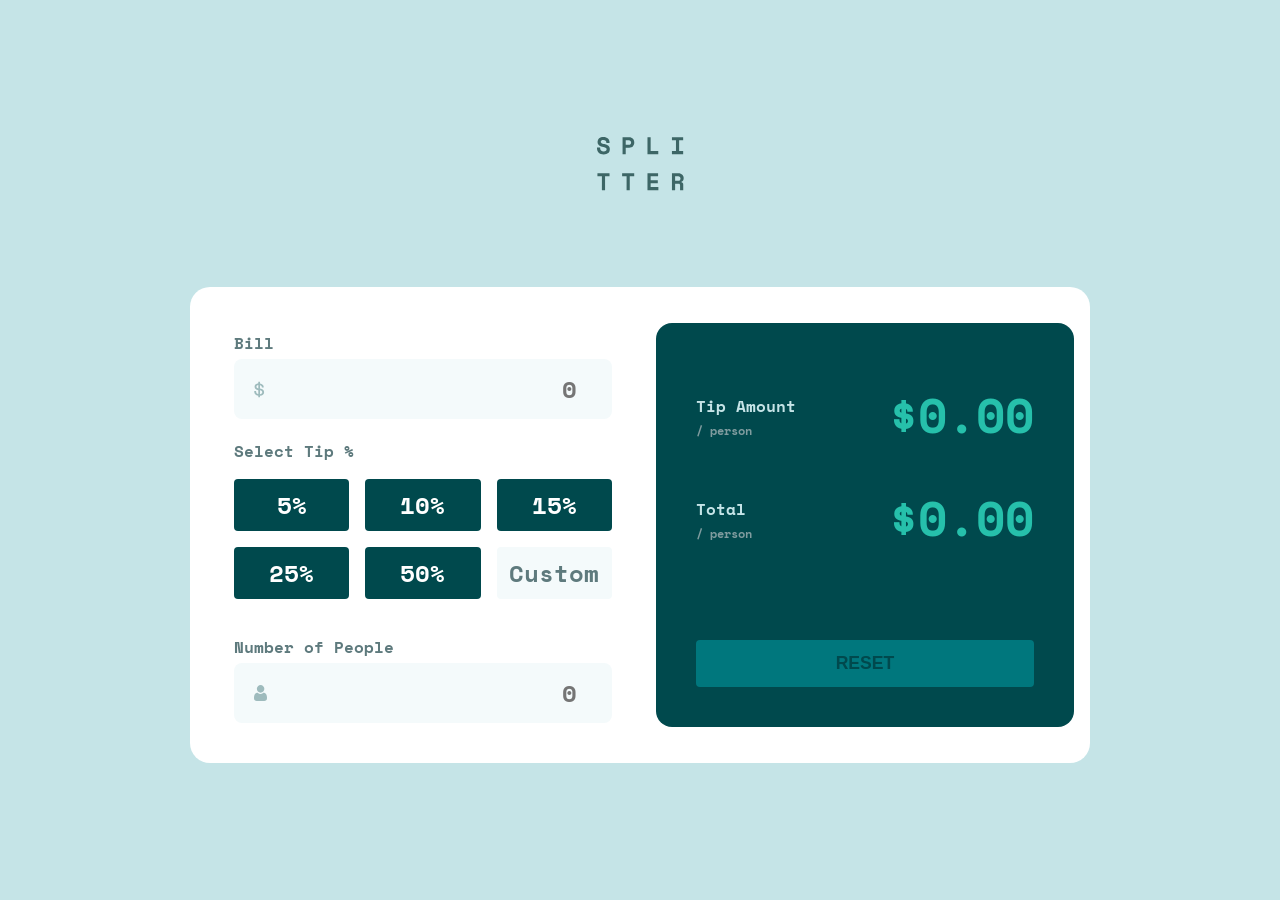
<file: index.html>
<!DOCTYPE html>
<html lang="en">

<head>
  <meta charset="UTF-8">
  <meta name="viewport" content="width=device-width, initial-scale=1.0">
  <!-- displays site properly based on user's device -->

  <link rel="icon" type="image/png" sizes="32x32" href="./images/favicon-32x32.png">
  <link rel="preconnect" href="https://fonts.googleapis.com">
  <link rel="preconnect" href="https://fonts.gstatic.com" crossorigin>
  <link href="https://fonts.googleapis.com/css2?family=Space+Mono:ital,wght@0,400;0,700;1,400;1,700&display=swap"
    rel="stylesheet">
  <link rel="stylesheet" href="style.css">

  <title>Frontend Mentor | Tip calculator app</title>
</head>

<body>
  <img src="images/logo.svg" alt="Logo image" class="logo">
  <main class="container">
    <section class="inputData">
      <h2>Bill</h2>
      <form>
        <div class="input-box">
          <img src="images/icon-dollar.svg">
          <input class="billInput" type="number" placeholder="0">
        </div>

        <div class="select-tip">
          <h2>Select Tip %</h2>
          <div class="buttons">
            <button>5%</button>
            <button>10%</button>
            <button>15%</button>
            <button>25%</button>
            <button>50%</button>
            <button class="customBtn">Custom</button>
          </div>
        </div>

        <div class="numberOfPeople">
          <div class="label">
            <h2>Number of People</h2>
            <span class="error">Can't be zero</span>
          </div>
          <div class="input-box">
            <img src="images/icon-person.svg">
            <input class="numberOfPeopleInput" type="number" placeholder="0">
          </div>
        </div>
      </form>
    </section>

    <section class="tipCalculation">
      <div class="tip-data">
        <div class="headings">
          <h2>Tip Amount</h2>
          <p>/ person</p>
        </div>

        <div class="price">
          <h2 class="tipAmount">$0.00</h2>
        </div>
      </div>


      <div class="tip-data">
        <div class="headings">
          <h2>Total</h2>
          <p>/ person</p>
        </div>

        <div class="price">
          <h2 class="totalAmount">$0.00</h2>
        </div>
      </div>

      <button type="button" class="reset">RESET</button>
    </section>
  </main>

  <script src="script.js"></script>
</body>

</html>
</file>
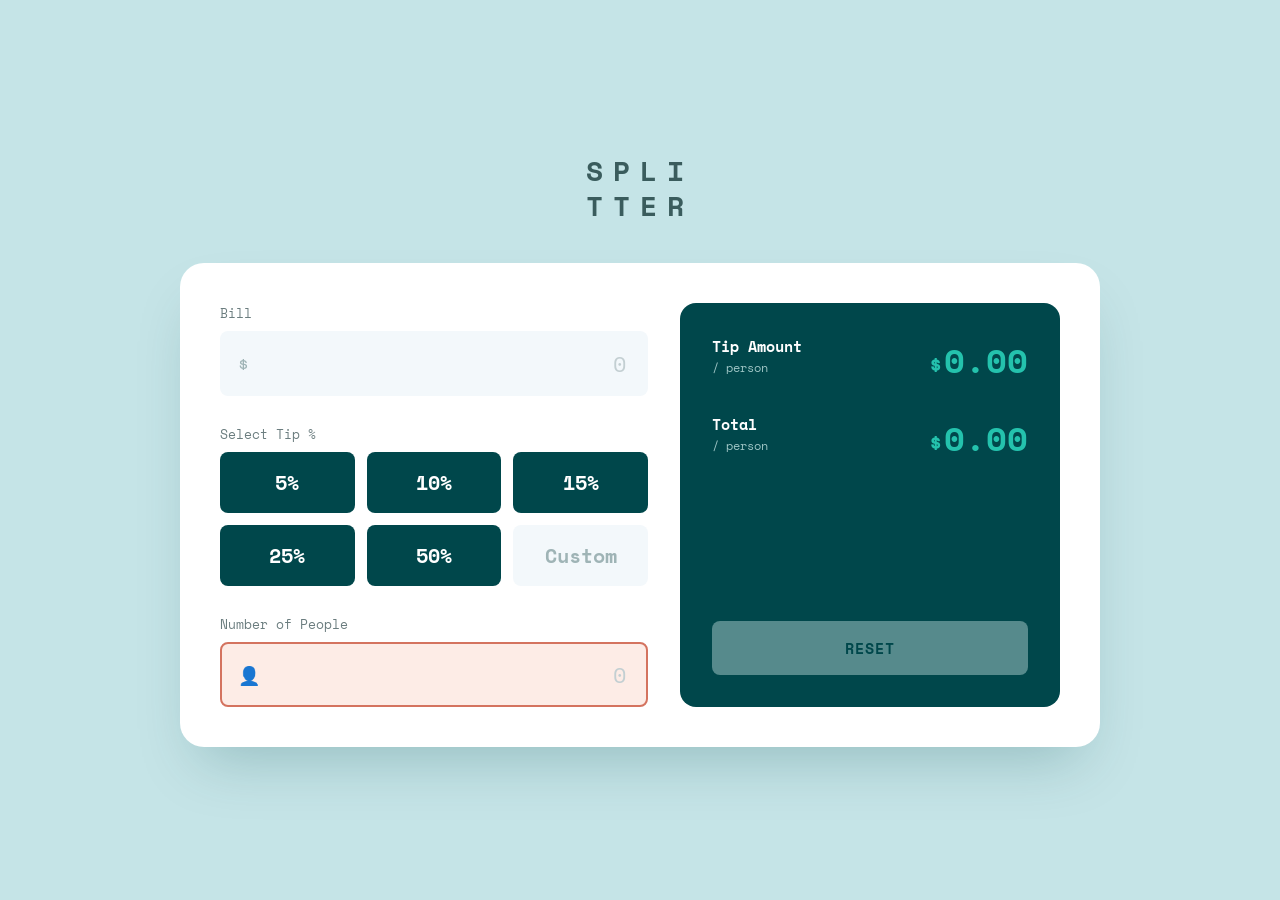
<file: code.html>
<!DOCTYPE html>
<html lang="en">
<head>
<meta charset="UTF-8">
<title>Splitter</title>
<link href="https://fonts.googleapis.com/css2?family=Space+Mono:wght@400;700&display=swap" rel="stylesheet">
<style>
  :root{
    --bg:#C5E4E7;
    --card:#FFFFFF;
    --input-bg:#F3F8FB;
    --dark:#00474B;
    --accent:#24C2AD;
    --accent-hover:#9FE8DF;
    --title-color:#3A5C5D;
    --label-color:#6B7D7F;
    --error:#D4735F;
    --error-bg:#FDECE6;
    --focus-border:#4FC9BE;
    --disabled-btn:#8FB8B8;
  }
  *{box-sizing:border-box;}
  body{
    margin:0;
    min-height:100vh;
    background:var(--bg);
    display:flex;
    align-items:center;
    justify-content:center;
    font-family:'Space Mono', monospace;
    padding:40px 16px;
  }
  .app{width:920px; max-width:100%;}
  .title{
    text-align:center;
    font-weight:700;
    font-size:28px;
    letter-spacing:10px;
    color:var(--title-color);
    line-height:1.25;
    margin-bottom:40px;
  }
  .card{
    background:var(--card);
    border-radius:24px;
    box-shadow:0 30px 60px -20px rgba(0,71,75,0.25);
    display:flex;
    gap:32px;
    padding:40px;
  }
  .left{flex:1; display:flex; flex-direction:column; gap:28px;}
  label{
    display:flex;
    justify-content:space-between;
    font-size:13px;
    color:var(--label-color);
    margin-bottom:8px;
    font-weight:400;
  }
  .error-text{color:var(--error); font-weight:700;}
  .field{
    position:relative;
    background:var(--input-bg);
    border-radius:8px;
    border:2px solid transparent;
  }
  .field.error{background:var(--error-bg); border-color:var(--error);}
  .field.focus{border-color:var(--focus-border);}
  .field input{
    width:100%;
    background:transparent;
    border:none;
    outline:none;
    font-family:'Space Mono', monospace;
    font-weight:700;
    font-size:22px;
    color:var(--dark);
    text-align:right;
    padding:14px 20px 14px 42px;
  }
  .field input::placeholder{color:#c3cfd2; font-weight:400;}
  .field .icon{
    position:absolute;
    left:16px; top:50%;
    transform:translateY(-50%);
    color:#9fb4b6;
    font-size:18px;
    pointer-events:none;
  }
  .tip-grid{
    display:grid;
    grid-template-columns:repeat(3,1fr);
    gap:12px;
  }
  .tip-btn{
    background:var(--dark);
    color:#fff;
    border:none;
    border-radius:8px;
    padding:16px 0;
    font-family:'Space Mono', monospace;
    font-weight:700;
    font-size:20px;
    cursor:pointer;
    transition:background .15s ease;
  }
  .tip-btn:hover{background:#0a5b60;}
  .tip-btn.active{background:var(--accent); color:var(--dark);}
  .tip-btn.custom-input{
    background:var(--input-bg);
    color:var(--dark);
    text-align:center;
    padding:0;
  }
  .tip-btn.custom-input input{
    width:100%; height:100%;
    background:transparent;
    border:none; outline:none;
    text-align:center;
    font-family:'Space Mono', monospace;
    font-weight:700;
    font-size:20px;
    color:var(--dark);
    padding:16px 8px;
  }
  .tip-btn.custom-input input::placeholder{color:#9fb4b6; font-weight:700;}
  .tip-btn.custom-input.focus{outline:2px solid var(--focus-border); outline-offset:-2px;}

  .right{
    width:380px;
    background:var(--dark);
    border-radius:16px;
    padding:32px;
    display:flex;
    flex-direction:column;
    color:#fff;
  }
  .amount-row{display:flex; justify-content:space-between; align-items:flex-start; margin-bottom:28px;}
  .amount-row .lbl-main{font-size:15px; font-weight:700;}
  .amount-row .lbl-sub{font-size:12px; color:#9fc6c6; margin-top:2px;}
  .amount-row .val{font-size:34px; font-weight:700; color:var(--accent); white-space:nowrap;}
  .amount-row .val .cur{font-size:22px; margin-right:2px;}
  .spacer{flex:1;}
  .reset-btn{
    margin-top:24px;
    width:100%;
    padding:16px 0;
    border:none;
    border-radius:8px;
    background:var(--disabled-btn);
    color:var(--dark);
    font-family:'Space Mono', monospace;
    font-weight:700;
    font-size:15px;
    letter-spacing:1px;
    cursor:not-allowed;
    opacity:.6;
    transition:all .15s ease;
  }
  .reset-btn.active{
    background:var(--accent);
    cursor:pointer;
    opacity:1;
  }
  .reset-btn.active:hover{background:#1fb0a0;}

  @media (max-width:640px){
    body{padding:0; align-items:flex-start;}
    .app{width:100%;}
    .title{
      background:var(--bg);
      padding:40px 0 44px;
      margin-bottom:0;
      font-size:22px;
      letter-spacing:8px;
    }
    .card{
      flex-direction:column;
      border-radius:24px 24px 0 0;
      margin-top:-24px;
      padding:32px 24px;
      box-shadow:none;
      gap:24px;
    }
    .right{width:100%; padding:24px;}
    .field input{font-size:18px; padding:12px 16px 12px 38px;}
    .tip-btn{font-size:17px; padding:14px 0;}
    .amount-row .val{font-size:26px;}
    .amount-row .val .cur{font-size:17px;}
  }
</style>
</head>
<body>
  <div class="app">
    <div class="title">SPLI<br>TTER</div>
    <div class="card">
      <div class="left">
        <div>
          <label for="bill">Bill</label>
          <div class="field" id="billField">
            <span class="icon">$</span>
            <input id="bill" type="text" inputmode="decimal" placeholder="0">
          </div>
        </div>

        <div>
          <label>Select Tip %</label>
          <div class="tip-grid" id="tipGrid">
            <button class="tip-btn" data-tip="5">5%</button>
            <button class="tip-btn" data-tip="10">10%</button>
            <button class="tip-btn" data-tip="15">15%</button>
            <button class="tip-btn" data-tip="25">25%</button>
            <button class="tip-btn" data-tip="50">50%</button>
            <div class="tip-btn custom-input" id="customField">
              <input id="customTip" type="text" inputmode="decimal" placeholder="Custom">
            </div>
          </div>
        </div>

        <div>
          <label id="peopleLabel" for="people">Number of People</label>
          <div class="field" id="peopleField">
            <span class="icon">&#128100;</span>
            <input id="people" type="text" inputmode="numeric" placeholder="0">
          </div>
        </div>
      </div>

      <div class="right">
        <div class="amount-row">
          <div>
            <div class="lbl-main">Tip Amount</div>
            <div class="lbl-sub">/ person</div>
          </div>
          <div class="val"><span class="cur">$</span><span id="tipVal">0.00</span></div>
        </div>
        <div class="amount-row" style="margin-bottom:0;">
          <div>
            <div class="lbl-main">Total</div>
            <div class="lbl-sub">/ person</div>
          </div>
          <div class="val"><span class="cur">$</span><span id="totalVal">0.00</span></div>
        </div>
        <div class="spacer"></div>
        <button class="reset-btn" id="resetBtn">RESET</button>
      </div>
    </div>
  </div>

<script>
  const billInput = document.getElementById('bill');
  const peopleInput = document.getElementById('people');
  const customTip = document.getElementById('customTip');
  const tipGrid = document.getElementById('tipGrid');
  const customField = document.getElementById('customField');
  const billField = document.getElementById('billField');
  const peopleField = document.getElementById('peopleField');
  const peopleLabel = document.getElementById('peopleLabel');
  const resetBtn = document.getElementById('resetBtn');
  const tipVal = document.getElementById('tipVal');
  const totalVal = document.getElementById('totalVal');

  let activeTip = null;

  function fmt(n){
    if(!isFinite(n)) n = 0;
    return n.toFixed(2);
  }

  function setActiveButton(btn){
    document.querySelectorAll('.tip-btn').forEach(b=>b.classList.remove('active'));
    customField.classList.remove('active');
    if(btn) btn.classList.add('active');
  }

  function calc(){
    const bill = parseFloat(billInput.value) || 0;
    const people = parseInt(peopleInput.value) || 0;
    const tipPct = activeTip !== null ? activeTip : 0;

    if(people === 0){
      peopleField.classList.add('error');
      // peopleLabel.innerHTML = 'Number of People <span class="error-text">Can\\'t be zero</span>';
    } else {
      peopleField.classList.remove('error');
      peopleLabel.textContent = 'Number of People';
    }

    if(bill > 0 && people > 0){
      const tipTotal = bill * (tipPct/100);
      const tipPer = tipTotal / people;
      const totalPer = (bill + tipTotal) / people;
      tipVal.textContent = fmt(tipPer);
      totalVal.textContent = fmt(totalPer);
    } else {
      tipVal.textContent = '0.00';
      totalVal.textContent = '0.00';
    }

    const canReset = bill > 0 || (people > 0 && people !== '') || tipPct > 0 || customTip.value;
    resetBtn.classList.toggle('active', !!canReset);
  }

  tipGrid.querySelectorAll('.tip-btn[data-tip]').forEach(btn=>{
    btn.addEventListener('click', ()=>{
      activeTip = parseFloat(btn.dataset.tip);
      customTip.value = '';
      setActiveButton(btn);
      calc();
    });
  });

  customTip.addEventListener('focus', ()=> customField.classList.add('focus'));
  customTip.addEventListener('blur', ()=> customField.classList.remove('focus'));
  customTip.addEventListener('input', ()=>{
    const v = parseFloat(customTip.value);
    activeTip = isNaN(v) ? 0 : v;
    setActiveButton(null);
    customField.classList.add('active');
    calc();
  });

  billInput.addEventListener('focus', ()=> billField.classList.add('focus'));
  billInput.addEventListener('blur', ()=> billField.classList.remove('focus'));
  billInput.addEventListener('input', ()=>{
    billInput.value = billInput.value.replace(/[^0-9.]/g,'');
    calc();
  });

  peopleInput.addEventListener('focus', ()=> peopleField.classList.add('focus'));
  peopleInput.addEventListener('blur', ()=> peopleField.classList.remove('focus'));
  peopleInput.addEventListener('input', ()=>{
    peopleInput.value = peopleInput.value.replace(/[^0-9]/g,'');
    calc();
  });

  resetBtn.addEventListener('click', ()=>{
    billInput.value = '';
    peopleInput.value = '';
    customTip.value = '';
    activeTip = null;
    setActiveButton(null);
    calc();
  });

  calc();
</script>
</body>
</html>
</file>
<file: style.css>
* {
    margin: 0;
    padding: 0;
}

:root {
    --Green400: hsl(172, 67%, 45%);
    --Green900: hsl(183, 100%, 15%);
    --Grey500: hsl(186, 14%, 43%);
    --Grey400: hsl(184, 14%, 56%);
    --Grey200: hsl(185, 41%, 84%);
    --Grey50: hsl(189, 47%, 97%);
    --White: hsl(0, 100%, 100%);
}

body {
    display: flex;
    justify-content: center;
    align-items: center;
    flex-direction: column;
    font-family: "Space Mono", monospace;
    background-color: var(--Grey200);
    min-height: 100vh;
    min-width: 100vw;
}

.logo {
    margin: 2.75rem;
}

.container {
    width: 100%;
    max-width: 375px;
    background: white;
    border-radius: 20px;
    box-sizing: border-box;
    padding: 1rem;
}

.inputData {
    padding: 1rem;
}

.container h2 {
    font-size: 1rem;
    color: var(--Grey500);
    margin: 0.25rem 0;
}

form {
    display: flex;
    flex-direction: column;
    gap: 1rem;
}

.input-box {
    transition: border .3s;
    display: flex;
    align-items: center;
    padding: 0.75rem 1.25rem;
    background-color: var(--Grey50);
    border-radius: 0.5rem;
}

input {
    width: 100%;
    border: none;
    text-align: right;
    background-color: transparent;
    font-size: 1.5rem;
    outline: none;
    font-family: inherit;
    color: var(--Green900);
    font-weight: 700;
}

.inputData .input-box:focus-within:not(.border-show) {
    border: 2px solid var(--Green400);
}

.select-tip .buttons {
    max-width: 100%;
    display: grid;
    grid-template-columns: repeat(2, 1fr);
    gap: 1rem 1rem;
    margin: 1rem 0;
}

.select-tip .buttons button {
    transition: background-color .3s;
    color: var(--White);
    background-color: var(--Green900);
    border: none;
    padding: 0.5rem 0.75rem;
    border-radius: 0.25rem;
    font-size: 1.5rem;
    font-weight: 700;
    font-family: "Space Mono", monospace;
    cursor: pointer;
}

.select-tip .buttons button:last-child {
    color: var(--Grey500);
    background-color: var(--Grey50);
    font-weight: 700;
    cursor: pointer;
}

.label {
    display: flex;
    justify-content: space-between;
    align-items: center;
}

.error {
    visibility: hidden;
    color: orange;
}

.error.show {
    visibility: visible;
}

.numberOfPeople .input-box.border-show {
    border: 2px solid orange;
}

/* Tip Calculation Section */

.tipCalculation {
    width: 100%;
    background-color: var(--Green900);
    margin: 1rem 0.5rem;
    padding: 1.5rem 1.5rem;
    border-radius: 1rem;
    box-sizing: border-box;
}

.tip-data {
    display: flex;
    justify-content: space-between;
    align-items: center;
    margin: 0.75rem 0;
}

.tip-data .headings p {
    font-size: 0.75rem;
    color: var(--Grey400);
    font-weight: 700;
}

.headings h2 {
    color: var(--Grey200);
    font-size: 1rem;
}

.tip-data .price {
    display: flex;
    justify-content: center;
    align-items: center;
}

.tip-data .price h2 {
    font-size: 2rem;
    color: var(--Green400);
}

.tip-data .price img {
    width: 0.75rem;
    height: auto;
    color: var(--Green400);
}

.tipCalculation button {
    color: var(--Green900);
    background-color: #00777d;
    border: none;
    width: 100%;
    padding: 0.8rem;
    font-weight: bold;
    font-size: 1.1rem;
    border-radius: 0.25rem;
    margin-top: 1rem;
    cursor: pointer;
}



/* Animations and transitions */

.select-tip .buttons button:hover {
    background-color: var(--Green400);
}


@media only screen and (min-width:1024px) {
    .logo {
        margin-bottom: 6rem;
        margin-top: 0rem;
    }

    .container {
        display: grid;
        grid-template-columns: repeat(2, 1fr);
        max-width: 900px;
        padding: 1.25rem 1.5rem;
        gap: 1rem;
    }

    .inputData {
        padding: 1.25rem;
    }

    .select-tip .buttons {
        grid-template-columns: repeat(3, 1fr);
    }


    .tipCalculation {
        padding: 2.5rem;
        display: flex;
        flex-direction: column;
    }

    .tip-data .price h2 {
        font-size: 3rem;
    }

    .tipCalculation button {
        margin-top: auto;
    }
}
</file>
